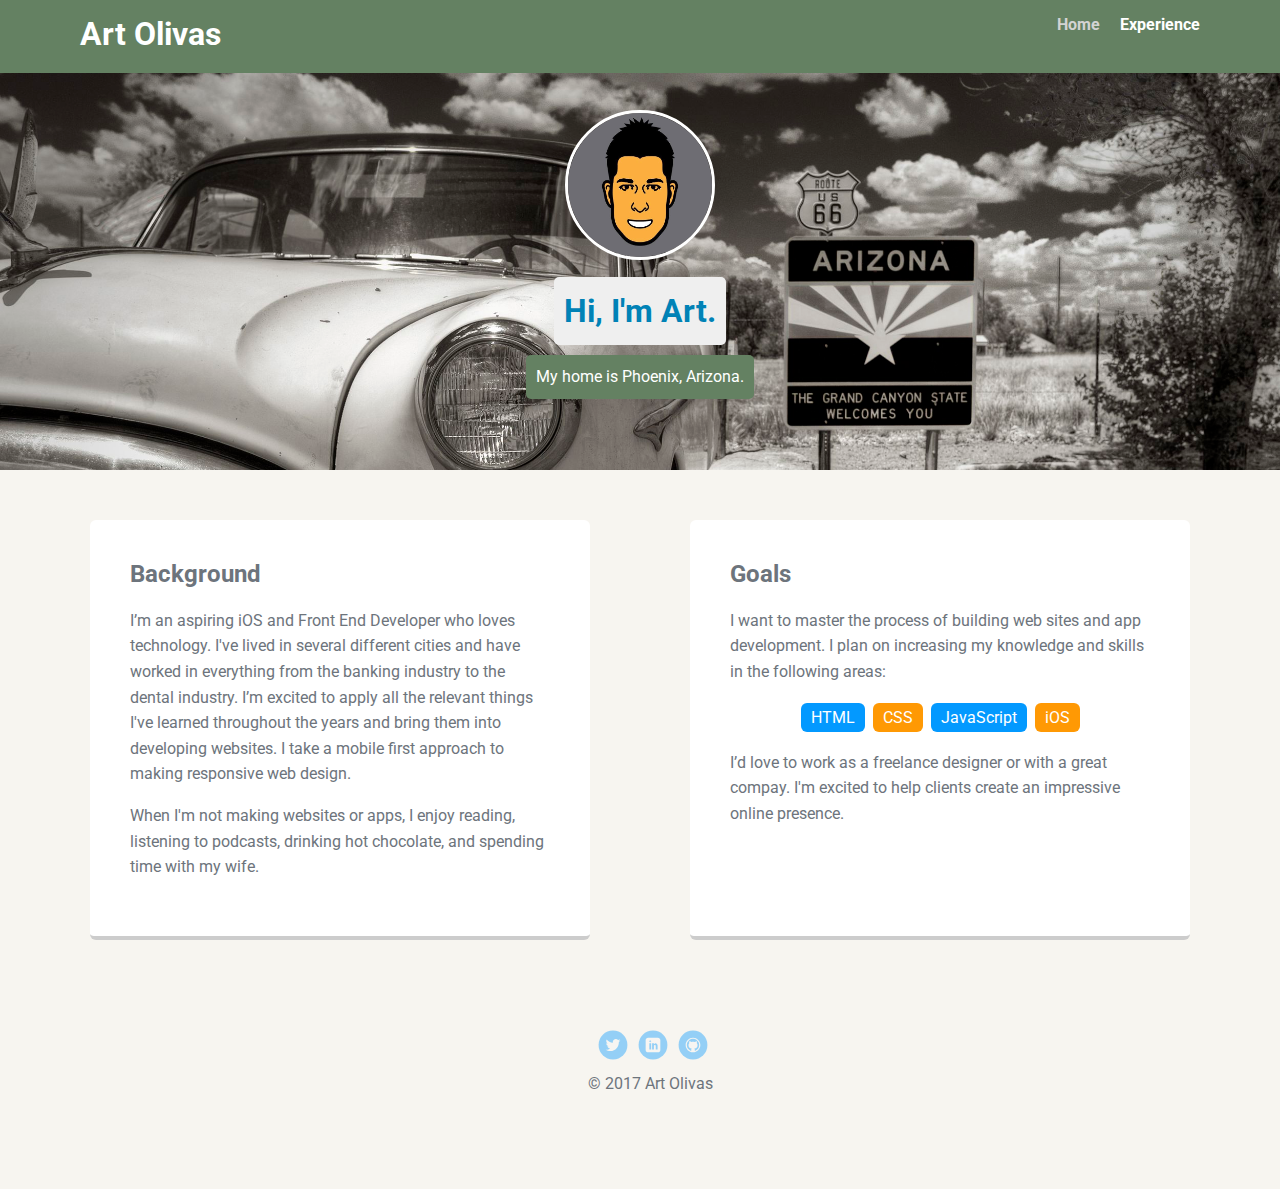
<file: index.html>
<!doctype html>
<html lang="en">
<head>
  <meta charset="utf-8">
  <title>Art Olivas | App and Front End Developer</title>
  <meta name="viewport" content="width=device-width, initial-scale=1.0">
  <link rel="stylesheet" href="styles.css">
  <link href="https://fonts.googleapis.com/css?family=Muli%7CRoboto:400,300,500,700,900" rel="stylesheet"></head>
  <body>

    <div class="main-nav">
        <ul class="nav">
          <li class="name">Art Olivas</li>
          <li><a href="index.html" class="selected">Home</a></li>
          <li><a href="experience.html">Experience</a></li>
        </ul>
    </div>

    <header>
      <img src="images/cartoonme.jpg" alt="Cartoon of Art Olivas" class="profile-image">
      <h1 class="tag name">Hi, I'm Art.</h1>
      <p class="tag location">My home is Phoenix, Arizona.</p>
    </header>

    <main class="flex">
      <div class="card">
        <h2>Background</h2>
        <p>I’m an aspiring iOS and Front End Developer who loves technology. I've lived in several different cities and have worked in everything from the banking industry to the dental industry. I’m excited to apply all the relevant things I've learned throughout the years and bring them into developing websites. I take a mobile first approach to making responsive web design.</p>
        <p>When I'm not making websites or apps, I enjoy reading, listening to podcasts, drinking hot chocolate, and spending time with my wife.</p>
      </div> 

      <div class="card">
        <h2>Goals</h2>
        <p>I want to master the process of building web sites and app development. I plan on increasing my knowledge and skills in the following areas:</p>
        <ul class="skills">
          <li>HTML</li>
          <li>CSS</li>
          <li>JavaScript</li>
          <li>iOS</li>
        </ul>
        <p>I’d love to work as a freelance designer or with a great compay. I'm excited to help clients create an impressive online presence.</p>
      </div> 

    </main>
    <footer>
      <ul>
        <li><a href="https://twitter.com/artolivas84" class="social twitter">Twitter</a></li>
        <li><a href="https://www.linkedin.com/in/artolivas84" class="social linkedin">LinkedIn</a></li>
        <li><a href="https://github.com/artolivas" class="social github">Github</a></li>
      </ul>
      <p class="copyright">&copy; 2017 Art Olivas</p>
    </footer>
  </body>
  </html>
</file>
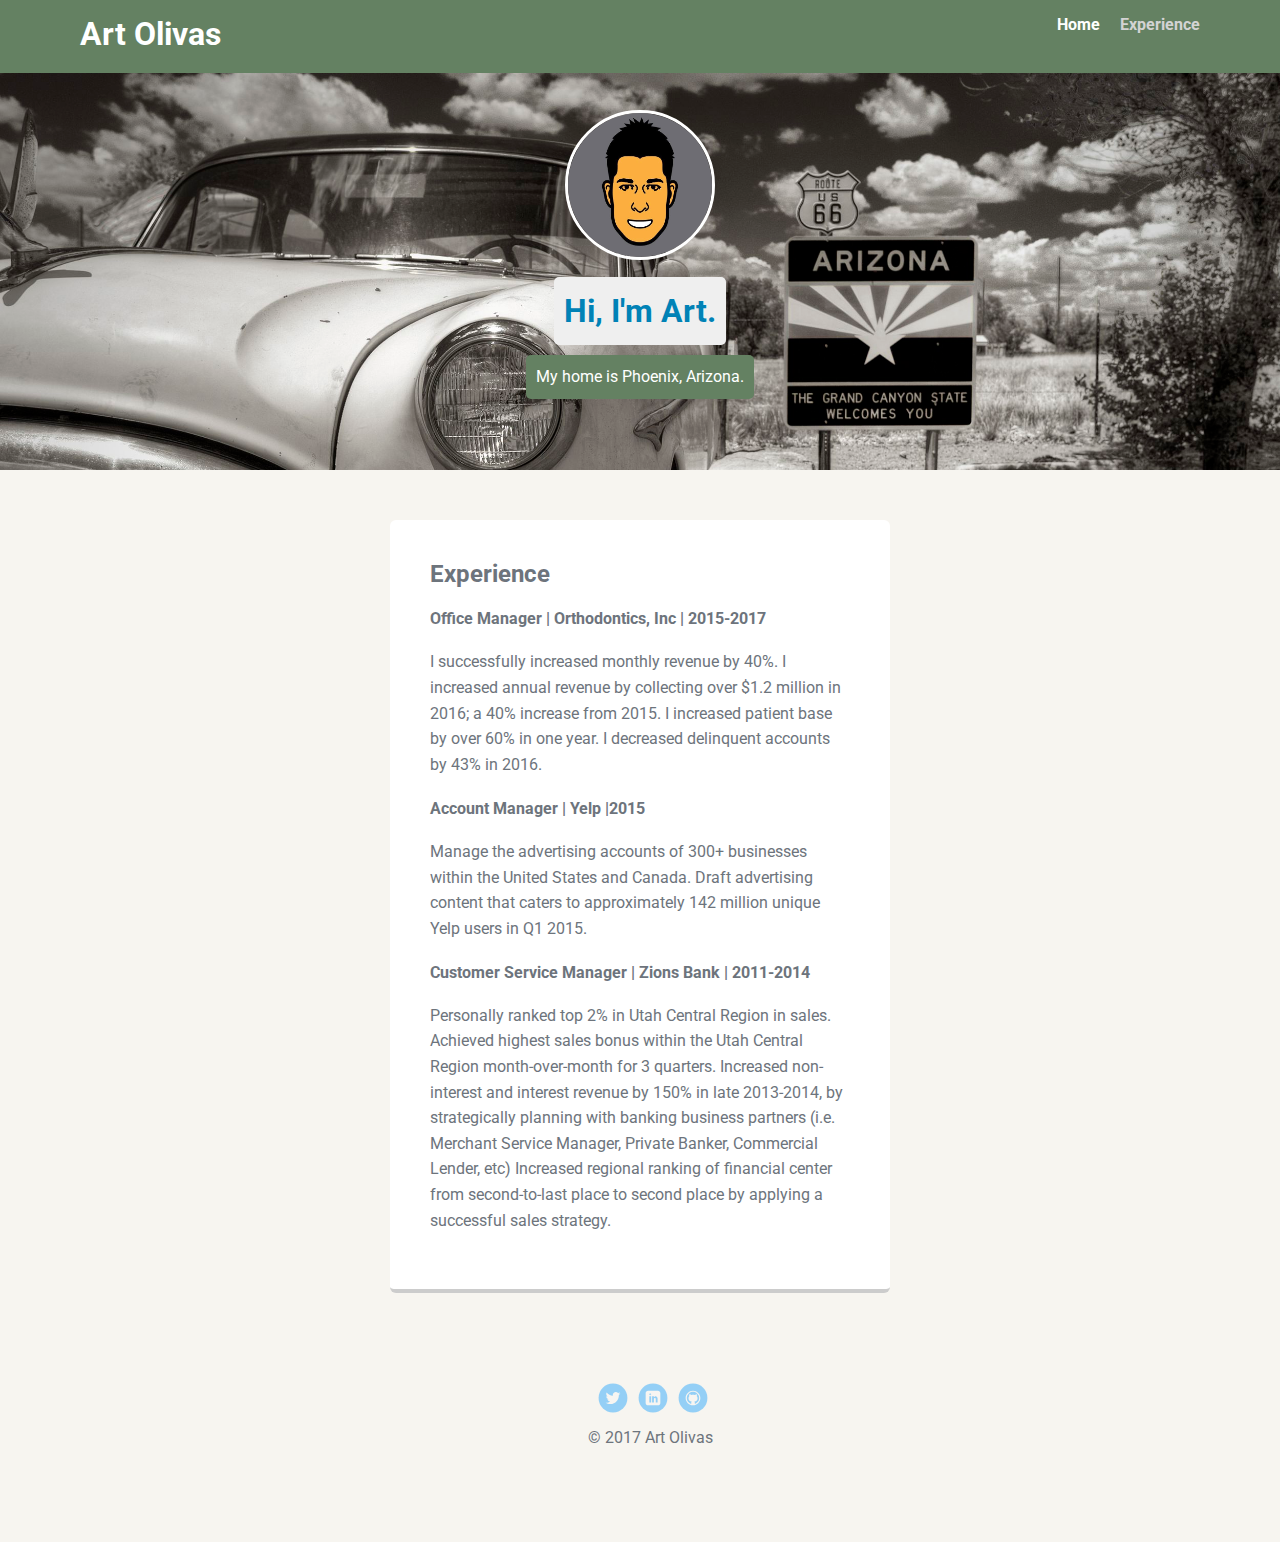
<file: experience.html>
<!doctype html>
<html lang="en">
<head>
  <meta charset="utf-8">
  <title>Art Olivas | App and Front End Developer</title>
  <meta name="viewport" content="width=device-width, initial-scale=1.0">
  <link rel="stylesheet" href="styles.css">
  <link href="https://fonts.googleapis.com/css?family=Muli%7CRoboto:400,300,500,700,900" rel="stylesheet"></head>
  <body>

    <div class="main-nav">
        <ul class="nav">
          <li class="name">Art Olivas</li>
          <li><a href="index.html">Home</a></li>
          <li><a href="experience.html" class="selected">Experience</a></li>
        </ul>
    </div>

    <header>
      <img src="images/cartoonme.jpg" alt="Cartoon of Art Olivas" class="profile-image">
      <h1 class="tag name">Hi, I'm Art.</h1>
      <p class="tag location">My home is Phoenix, Arizona.</p>
    </header>

    <main class="flex">
      <div class="card">
        <h2>Experience</h2>
        <h4>Office Manager | Orthodontics, Inc | 2015-2017</h4>
        <p>I successfully increased monthly revenue by 40%. I increased annual revenue by collecting over $1.2 million in 2016; a 40% increase from 2015. I increased patient base by over 60% in one year. I decreased delinquent accounts by 43% in 2016.</p>
        <h4>Account Manager | Yelp |2015</h4>
        <p>Manage the advertising accounts of 300+ businesses within the United States and Canada. Draft advertising content that caters to approximately 142 million unique Yelp users in Q1 2015. </p>
        <h4>Customer Service Manager | Zions Bank | 2011-2014</h4>
        <p>Personally ranked top 2% in Utah Central Region in sales. Achieved highest sales bonus within the Utah Central Region month-over-month for 3 quarters. Increased non-interest and interest revenue by 150% in late 2013-2014, by strategically planning with banking business partners (i.e. Merchant Service Manager, Private Banker, Commercial Lender, etc) Increased regional ranking of financial center from second-to-last place to second place by applying a successful sales strategy.</p>
      </div> 

    </main>
    <footer>
      <ul>
        <li><a href="https://twitter.com/artolivas84" class="social twitter">Twitter</a></li>
        <li><a href="https://www.linkedin.com/in/artolivas84" class="social linkedin">LinkedIn</a></li>
        <li><a href="https://github.com/artolivas" class="social github">Github</a></li>
      </ul>
      <p class="copyright">&copy; 2017 Art Olivas</p>
    </footer>
  </body>
  </html>
</file>
<file: styles.css>
/* Global Layout Set-up */
* { 
  box-sizing: border-box;
}
  
body {
  margin: 0;
  padding: 0;
  text-align: center;
  font-family: 'Roboto', sans-serif;
  color: #6d747c;
  background: #f7f5f0;
}
/* Link Styles */

a {
  text-decoration: none;
  color: white;
}
a:hover {
  color: #6633ff;
}

/* Section Styles */

.main-nav {
  width: 100%;
  background:#648162;
  min-height: 30px;
  padding: 10px;
  position: fixed;
  text-align: center;
}
.nav {
  display: flex;
  justify-content: space-around;
  font-weight: 700;
  list-style-type: none;
  margin: 0 auto;
  padding: 0;
}

.nav .name {
    font-size: 2em;
    display: block;
    margin-right: auto;
    color: white;
}
.nav li {
  padding: 5px 10px 10px 10px;
}
.nav a {
  transition: all .5s;
}
.nav a:hover {
  color: #d3d3d3;
}

.nav a.selected {
  color: #d3d3d3;
}

header {
  text-align: center;
  background: url('images/route66.jpg') no-repeat top center ;
  background-size: cover;
  overflow: hidden;
  padding-top: 60px;
}
header {
  line-height: 1.5;
}
header .profile-image {
  margin-top: 50px;
  width: 150px;
  height: 150px;
  border-radius: 50%;
  border: 3px solid white;
  transition: all .5s;
}
header .profile-image:hover {
  transform: scale(1.2) rotate(15deg);
}
.profile-photo {
  display: block;
  max-width: 150px;
  margin: 0 auto 30px;
  border-radius: 100%;
}

.tag {
  background-color: #efefef;
  color: #0082b6;
  padding: 10px;
  border-radius: 5px;
  display: table;
  margin: 10px auto;
} 
.location {
  background-color: #648162;
  color: #fff;
}
.card {
  margin: 30px;
  padding: 20px 40px 40px;
  max-width: 500px;
  text-align: left;
  background: #fff;
  border-bottom: 4px solid #ccc;
  border-radius: 6px;
  transition: all .5s;
}
.card:hover {
  border-color: #0082b6;
}

ul.skills {
  padding: 0;
  text-align: center;
}

.skills li {
  border-radius: 6px;
  display: inline-block;
  background: #ff9904;
  color: white;
  padding: 5px 10px;
  margin: 2px;
}

.skills li:nth-child(odd) {
  background: #0399ff;
}

footer {
  width: 100%;
  min-height: 30px;
  padding: 20px 0 40px 20px;
}

footer .copyright {
  top: -8px;
  font-size: .75em;
}

footer ul {
  list-style-type: none;
  margin: 0;
  padding: 0;
}

footer ul li {
  display: inline-block;
}

a.social {
  display: inline-block;
  text-indent: -9999px;
  margin-left: 5px;
  width: 30px;
  height: 30px;
  background-size: 30px 30px;
  opacity: .4;
  transition: all .5s;
}
a.twitter {
  background-image: url(images/twitter.svg);
}
a.linkedin {
  background-image: url(images/linkedin.svg);
}
a.github {
  background-image: url(images/github.svg);
}
a.social:hover {
  opacity: 1;
}
.clearfix {
  clear: both;
}

/* Styles for larger screens */
@media screen and (min-width: 720px) {
  
  .flex {
      display: -ms-flexbox;      /* TWEENER - IE 10 */
      display: flex; 
      max-width: 1200px;
      -ms-flex-pack: distribute;
      justify-content: space-around;
      margin: 0 auto;
  }

  header {
    min-height: 470px;
  }

  .nav {
    max-width: 1200px;
    padding: 0 30px;
  }


  main {
    padding-top: 20px;
  }

  main p {
    line-height: 1.6em;
  }

  footer {
    font-size: 1.3em;
    max-width: 1200px;
    margin: 40px auto;
  }

}
</file>
